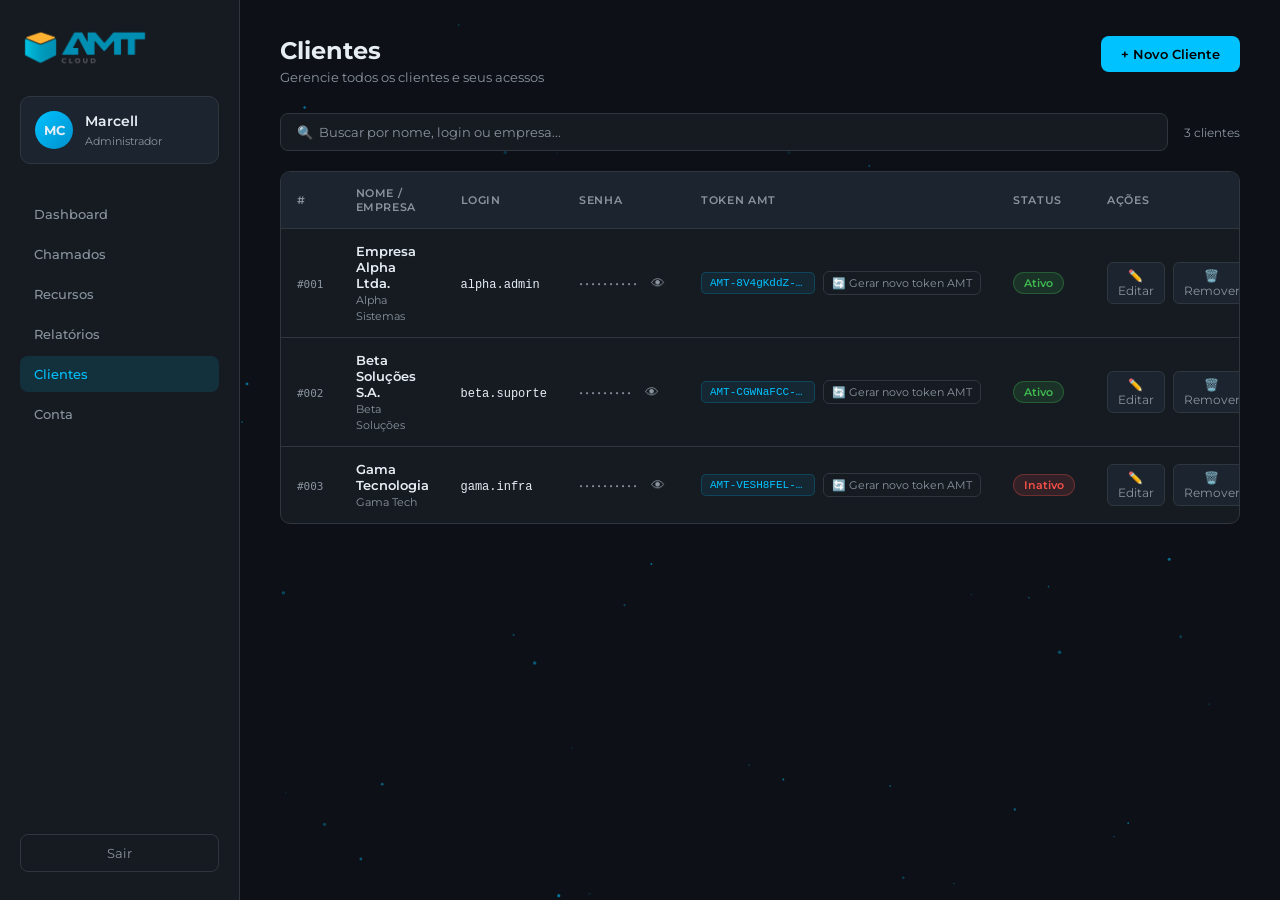
<file: clientes.html>
<!DOCTYPE html>
<html lang="pt-BR">
<head>
  <meta charset="UTF-8">
  <meta name="viewport" content="width=device-width, initial-scale=1.0">
  <title>Clientes - AMT Cloud</title>
  <link rel="preconnect" href="https://fonts.googleapis.com">
  <link rel="preconnect" href="https://fonts.gstatic.com" crossorigin>
  <link href="https://fonts.googleapis.com/css2?family=Montserrat:wght@300;400;500;600;700&display=swap" rel="stylesheet">
  <link rel="stylesheet" href="clientes.css">
</head>

<!-- MODAL ADICIONAR/EDITAR CLIENTE -->
<div class="modal" id="clienteModal">
  <div class="modal-content">
    <div class="modal-header">
      <div>
        <h2 id="modalTitle">Novo Cliente</h2>
        <p id="modalSubtitle">Cadastre um novo cliente no sistema</p>
      </div>
      <button class="close-modal" id="closeModal">✕</button>
    </div>
    <form id="clienteForm">
      <input type="hidden" id="clienteId">
      <div class="grid">
        <div class="form-group">
          <label>Nome</label>
          <input type="text" id="inputNome" placeholder="Ex: Empresa XYZ">
        </div>
        <div class="form-group">
          <label>E-mail</label>
          <input type="email" id="inputEmail" placeholder="contato@empresa.com">
        </div>
      </div>
      <div class="grid">
        <div class="form-group">
          <label>Login</label>
          <input type="text" id="inputLogin" placeholder="usuario.acesso">
        </div>
        <div class="form-group">
          <label>Senha</label>
          <div class="input-icon">
            <input type="password" id="inputSenha" placeholder="••••••••">
            <button type="button" class="toggle-pass" data-target="inputSenha">👁</button>
          </div>
        </div>
      </div>
      <div class="form-group">
        <label>Empresa / Razão Social</label>
        <input type="text" id="inputEmpresa" placeholder="Razão Social Ltda.">
      </div>
      <div class="form-group">
        <label>Token AMT</label>
        <div class="token-field">
          <input type="text" id="inputToken" readonly placeholder="Será gerado automaticamente">
          <button type="button" class="btn-token" id="gerarTokenModal">🔄 Gerar Token</button>
        </div>
        <span class="hint">O token é fixo por cliente e pode ser regenerado manualmente.</span>
      </div>
      <div class="buttons">
        <button type="button" class="btn-secondary" id="cancelModal">Cancelar</button>
        <button type="submit" class="btn-primary" id="salvarBtn">Salvar Cliente</button>
      </div>
    </form>
  </div>
</div>

<!-- MODAL CONFIRMAÇÃO DELETE -->
<div class="modal" id="deleteModal">
  <div class="modal-content modal-sm">
    <div class="modal-header">
      <div>
        <h2>Remover Cliente</h2>
        <p>Esta ação não pode ser desfeita.</p>
      </div>
      <button class="close-modal" id="closeDeleteModal">✕</button>
    </div>
    <p class="delete-msg">Tem certeza que deseja remover o cliente <strong id="deleteNome"></strong>?</p>
    <div class="buttons">
      <button type="button" class="btn-secondary" id="cancelDelete">Cancelar</button>
      <button type="button" class="btn-danger" id="confirmDelete">Remover</button>
    </div>
  </div>
</div>

<!-- MODAL TOKEN REGENERADO -->
<div class="modal" id="tokenModal">
  <div class="modal-content modal-sm">
    <div class="modal-header">
      <div>
        <h2>Novo Token AMT</h2>
        <p>Token regenerado com sucesso</p>
      </div>
      <button class="close-modal" id="closeTokenModal">✕</button>
    </div>
    <div class="token-display">
      <span id="tokenGerado"></span>
      <button type="button" class="btn-copy" id="copyToken" title="Copiar token">📋</button>
    </div>
    <p class="hint" style="margin-top:10px;">Salve este token em local seguro. Ele será usado para autenticação via API AMT.</p>
    <div class="buttons" style="margin-top:20px;">
      <button type="button" class="btn-primary" id="fecharTokenModal">Fechar</button>
    </div>
  </div>
</div>

<body>
  <canvas id="bg"></canvas>
  <div class="layout">

    <!-- SIDEBAR -->
    <aside class="sidebar">
      <div>
        <img src="img/amt-cloud.png" class="logo" alt="AMT Cloud">
        <div class="user-box">
          <div class="avatar">MC</div>
          <div>
            <h3>Marcell</h3>
            <span>Administrador</span>
          </div>
        </div>
        <nav class="menu">
          <a href="dashboard.html">Dashboard</a>
          <a href="chamados.html">Chamados</a>
          <a href="#">Recursos</a>
          <a href="#">Relatórios</a>
          <a href="clientes.html" class="active">Clientes</a>
          <a href="#">Conta</a>
        </nav>
      </div>
      <div class="logout">
        <button>Sair</button>
      </div>
    </aside>

    <!-- CONTEÚDO -->
    <main class="content">
      <div class="topbar">
        <div>
          <h1>Clientes</h1>
          <p>Gerencie todos os clientes e seus acessos</p>
        </div>
        <button class="new-btn" id="openModal">+ Novo Cliente</button>
      </div>

      <!-- BARRA DE BUSCA -->
      <div class="search-bar">
        <input type="text" id="searchInput" placeholder="🔍  Buscar por nome, login ou empresa...">
        <span id="totalClientes" class="counter">0 clientes</span>
      </div>

      <!-- TABELA -->
      <section class="table-wrap">
        <table class="clientes-table">
          <thead>
            <tr>
              <th>#</th>
              <th>Nome / Empresa</th>
              <th>Login</th>
              <th>Senha</th>
              <th>Token AMT</th>
              <th>Status</th>
              <th>Ações</th>
            </tr>
          </thead>
          <tbody id="clientesBody">
            <!-- preenchido via JS -->
          </tbody>
        </table>
        <div class="empty-state" id="emptyState" style="display:none;">
          <span>👥</span>
          <p>Nenhum cliente encontrado.</p>
        </div>
      </section>
    </main>
  </div>

  <script src="clientes.js"></script>
</body>
</html>
</file>
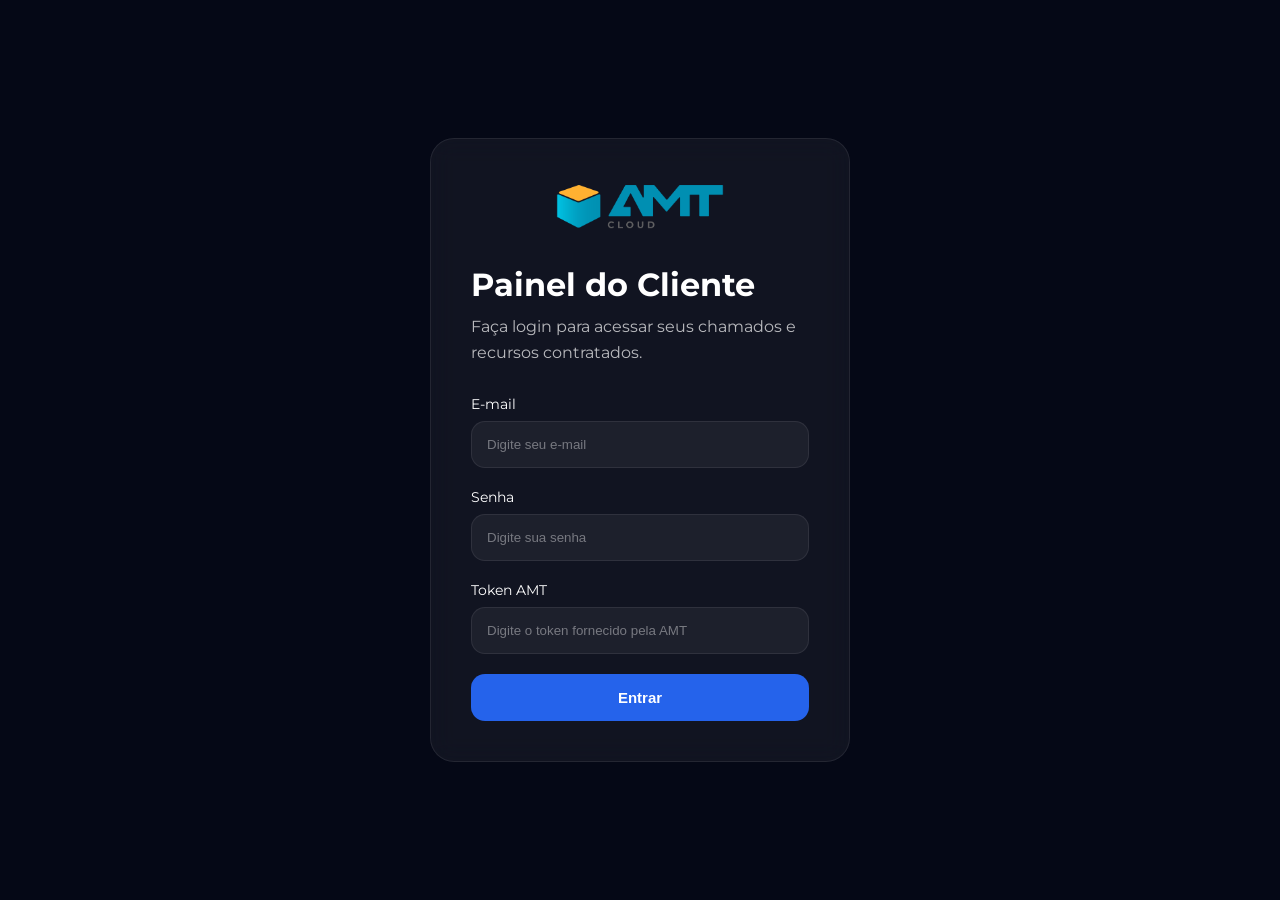
<file: login.html>
<!DOCTYPE html>
<html lang="pt-BR">
<head>
  <meta charset="UTF-8">
  <meta name="viewport" content="width=device-width, initial-scale=1.0">

  <title>Login - AMT Cloud</title>

  <link rel="preconnect" href="https://fonts.googleapis.com">
  <link rel="preconnect" href="https://fonts.gstatic.com" crossorigin>

  <link href="https://fonts.googleapis.com/css2?family=Montserrat:wght@300;400;500;600;700&display=swap" rel="stylesheet">

  <link rel="stylesheet" href="login.css">
</head>
<body>

  <canvas id="bg"></canvas>

  <div class="login-container">

    <div class="login-box">

      <img src="img/amt-cloud.png" class="logo">

      <h1>Painel do Cliente</h1>

      <p>
        Faça login para acessar seus chamados e recursos contratados.
      </p>

      <form>

        <div class="input-group">
          <label>E-mail</label>
          <input type="email" placeholder="Digite seu e-mail">
        </div>

        <div class="input-group">
          <label>Senha</label>
          <input type="password" placeholder="Digite sua senha">
        </div>

        <div class="input-group">
        <label>Token AMT</label>
        <input type="text" placeholder="Digite o token fornecido pela AMT">
    </div>

        <button type="submit">
          Entrar
        </button>

      </form>

    </div>

  </div>

  <script src="login.js"></script>
</body>
</html>
</file>
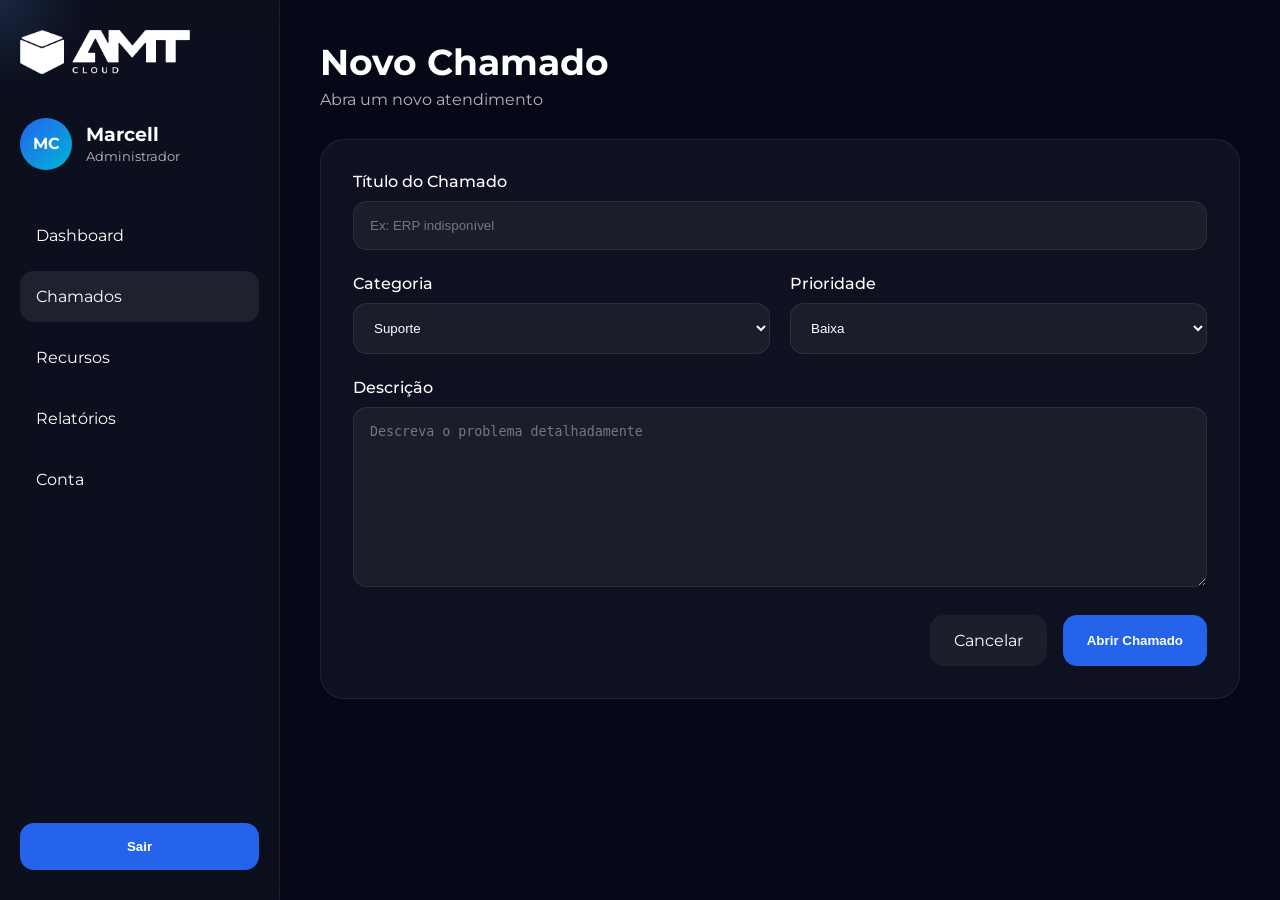
<file: novo-chamado.html>
<!DOCTYPE html>
<html lang="pt-BR">
<head>
  <meta charset="UTF-8">
  <meta name="viewport" content="width=device-width, initial-scale=1.0">

  <title>Novo Chamado - AMT Cloud</title>

  <link rel="preconnect" href="https://fonts.googleapis.com">
  <link rel="preconnect" href="https://fonts.gstatic.com" crossorigin>

  <link href="https://fonts.googleapis.com/css2?family=Montserrat:wght@300;400;500;600;700&display=swap" rel="stylesheet">

  <link rel="stylesheet" href="novo-chamado.css">
</head>
<body>

  <canvas id="bg"></canvas>

  <div class="layout">

    <!-- MENU -->
    <aside class="sidebar">

      <div>

        <img src="img/logotipo-amt-cloud-branco.png" class="logo">

        <div class="user-box">

          <div class="avatar">
            MC
          </div>

          <div>
            <h3>Marcell</h3>
            <span>Administrador</span>
          </div>

        </div>

        <nav class="menu">

          <a href="dashboard.html">
            Dashboard
          </a>

          <a href="chamados.html" class="active">
            Chamados
          </a>

          <a href="#">
            Recursos
          </a>

          <a href="#">
            Relatórios
          </a>

          <a href="#">
            Conta
          </a>

        </nav>

      </div>

      <button class="logout">
        Sair
      </button>

    </aside>

    <!-- CONTENT -->
    <main class="content">

      <div class="topbar">

        <div>
          <h1>Novo Chamado</h1>

          <p>
            Abra um novo atendimento
          </p>
        </div>

      </div>

      <!-- FORM -->

      <section class="form-card">

        <form>

          <div class="form-group">

            <label>
              Título do Chamado
            </label>

            <input
              type="text"
              placeholder="Ex: ERP indisponível"
            >

          </div>

          <div class="grid">

            <div class="form-group">

              <label>
                Categoria
              </label>

              <select>
                <option>Suporte</option>
                <option>Banco de Dados</option>
                <option>Infraestrutura</option>
                <option>Backup</option>
              </select>

            </div>

            <div class="form-group">

              <label>
                Prioridade
              </label>

              <select>
                <option>Baixa</option>
                <option>Média</option>
                <option>Alta</option>
                <option>Crítica</option>
              </select>

            </div>

          </div>

          <div class="form-group">

            <label>
              Descrição
            </label>

            <textarea placeholder="Descreva o problema detalhadamente"></textarea>

          </div>

          <div class="buttons">

            <a href="chamados.html" class="btn-secondary">
              Cancelar
            </a>

            <button type="submit" class="btn-primary">
              Abrir Chamado
            </button>

          </div>

        </form>

      </section>

    </main>

  </div>

</body>
</html>
</file>
<file: clientes.css>
/* =============================================
   CLIENTES.CSS — AMT Cloud | Painel de Serviços
   Segue o padrão visual de dashboard.css / chamados.css
   ============================================= */

*, *::before, *::after { box-sizing: border-box; margin: 0; padding: 0; }

:root {
  --bg:        #0d1117;
  --surface:   #161b22;
  --surface2:  #1c2430;
  --border:    #30363d;
  --text:      #e6edf3;
  --muted:     #8b949e;
  --accent:    #00c2ff;
  --accent2:   #0090cc;
  --success:   #3fb950;
  --warning:   #d29922;
  --danger:    #f85149;
  --radius:    10px;
  --sidebar-w: 240px;
}

body {
  font-family: 'Montserrat', sans-serif;
  background: var(--bg);
  color: var(--text);
  min-height: 100vh;
  overflow-x: hidden;
}

/* ---- CANVAS BACKGROUND ---- */
#bg {
  position: fixed;
  inset: 0;
  z-index: 0;
  pointer-events: none;
}

/* ---- LAYOUT ---- */
.layout {
  display: flex;
  min-height: 100vh;
  position: relative;
  z-index: 1;
}

/* ---- SIDEBAR ---- */
.sidebar {
  width: var(--sidebar-w);
  background: var(--surface);
  border-right: 1px solid var(--border);
  display: flex;
  flex-direction: column;
  justify-content: space-between;
  padding: 28px 20px;
  position: sticky;
  top: 0;
  height: 100vh;
}

.logo {
  width: 130px;
  margin-bottom: 28px;
  display: block;
}

.user-box {
  display: flex;
  align-items: center;
  gap: 12px;
  margin-bottom: 32px;
  padding: 14px;
  background: var(--surface2);
  border-radius: var(--radius);
  border: 1px solid var(--border);
}

.avatar {
  width: 38px;
  height: 38px;
  border-radius: 50%;
  background: linear-gradient(135deg, var(--accent), var(--accent2));
  display: flex;
  align-items: center;
  justify-content: center;
  font-weight: 700;
  font-size: 13px;
  flex-shrink: 0;
}

.user-box h3 { font-size: 14px; font-weight: 600; }
.user-box span { font-size: 11px; color: var(--muted); }

.menu { display: flex; flex-direction: column; gap: 4px; }

.menu a {
  display: block;
  padding: 10px 14px;
  border-radius: 8px;
  color: var(--muted);
  text-decoration: none;
  font-size: 13px;
  font-weight: 500;
  transition: background .2s, color .2s;
}

.menu a:hover { background: var(--surface2); color: var(--text); }
.menu a.active { background: rgba(0,194,255,.12); color: var(--accent); }

.logout button {
  width: 100%;
  padding: 10px;
  border-radius: 8px;
  border: 1px solid var(--border);
  background: transparent;
  color: var(--muted);
  font-family: 'Montserrat', sans-serif;
  font-size: 13px;
  cursor: pointer;
  transition: background .2s, color .2s;
}
.logout button:hover { background: var(--surface2); color: var(--text); }

/* ---- CONTENT ---- */
.content {
  flex: 1;
  padding: 36px 40px;
  overflow-y: auto;
}

/* ---- TOPBAR ---- */
.topbar {
  display: flex;
  align-items: flex-start;
  justify-content: space-between;
  margin-bottom: 28px;
}

.topbar h1 { font-size: 24px; font-weight: 700; }
.topbar p  { font-size: 13px; color: var(--muted); margin-top: 4px; }

.new-btn {
  background: var(--accent);
  color: #000;
  border: none;
  padding: 10px 20px;
  border-radius: 8px;
  font-family: 'Montserrat', sans-serif;
  font-size: 13px;
  font-weight: 600;
  cursor: pointer;
  transition: background .2s, transform .1s;
  white-space: nowrap;
}
.new-btn:hover { background: #33cfff; transform: translateY(-1px); }

/* ---- SEARCH BAR ---- */
.search-bar {
  display: flex;
  align-items: center;
  gap: 16px;
  margin-bottom: 20px;
}

.search-bar input {
  flex: 1;
  background: var(--surface);
  border: 1px solid var(--border);
  border-radius: 8px;
  padding: 10px 16px;
  color: var(--text);
  font-family: 'Montserrat', sans-serif;
  font-size: 13px;
  transition: border-color .2s;
}
.search-bar input:focus { outline: none; border-color: var(--accent); }
.search-bar input::placeholder { color: var(--muted); }

.counter {
  font-size: 12px;
  color: var(--muted);
  white-space: nowrap;
}

/* ---- TABLE ---- */
.table-wrap {
  background: var(--surface);
  border: 1px solid var(--border);
  border-radius: var(--radius);
  overflow: hidden;
}

.clientes-table {
  width: 100%;
  border-collapse: collapse;
  font-size: 13px;
}

.clientes-table thead tr {
  background: var(--surface2);
  border-bottom: 1px solid var(--border);
}

.clientes-table th {
  padding: 14px 16px;
  text-align: left;
  font-size: 11px;
  font-weight: 600;
  color: var(--muted);
  text-transform: uppercase;
  letter-spacing: .06em;
}

.clientes-table td {
  padding: 14px 16px;
  border-bottom: 1px solid var(--border);
  vertical-align: middle;
}

.clientes-table tbody tr:last-child td { border-bottom: none; }

.clientes-table tbody tr {
  transition: background .15s;
}
.clientes-table tbody tr:hover { background: rgba(255,255,255,.03); }

/* ID badge */
.id-badge {
  font-size: 11px;
  color: var(--muted);
  font-family: monospace;
}

/* Client name cell */
.client-info strong { display: block; font-size: 13px; font-weight: 600; }
.client-info small  { font-size: 11px; color: var(--muted); }

/* Login / Senha cells */
.mono {
  font-family: 'Courier New', monospace;
  font-size: 12px;
  color: var(--text);
}

/* Password mask */
.pass-wrap {
  display: flex;
  align-items: center;
  gap: 8px;
}
.pass-mask { letter-spacing: 2px; color: var(--muted); font-size: 14px; }
.btn-eye {
  background: none;
  border: none;
  cursor: pointer;
  font-size: 14px;
  padding: 2px 4px;
  border-radius: 4px;
  transition: background .15s;
  color: var(--muted);
}
.btn-eye:hover { background: var(--surface2); }

/* Token cell */
.token-wrap {
  display: flex;
  align-items: center;
  gap: 8px;
  max-width: 280px;
}
.token-value {
  font-family: 'Courier New', monospace;
  font-size: 11px;
  color: var(--accent);
  background: rgba(0,194,255,.08);
  border: 1px solid rgba(0,194,255,.2);
  border-radius: 5px;
  padding: 4px 8px;
  white-space: nowrap;
  overflow: hidden;
  text-overflow: ellipsis;
  max-width: 180px;
}
.btn-regen {
  background: none;
  border: 1px solid var(--border);
  color: var(--muted);
  border-radius: 6px;
  padding: 4px 8px;
  font-size: 11px;
  font-family: 'Montserrat', sans-serif;
  cursor: pointer;
  white-space: nowrap;
  transition: border-color .2s, color .2s, background .2s;
}
.btn-regen:hover {
  border-color: var(--accent);
  color: var(--accent);
  background: rgba(0,194,255,.08);
}

/* Status badge */
.badge {
  display: inline-block;
  padding: 3px 10px;
  border-radius: 20px;
  font-size: 11px;
  font-weight: 600;
}
.badge.ativo   { background: rgba(63,185,80,.15);  color: var(--success); border: 1px solid rgba(63,185,80,.3); }
.badge.inativo { background: rgba(248,81,73,.12);  color: var(--danger);  border: 1px solid rgba(248,81,73,.3); }

/* Action buttons */
.actions { display: flex; gap: 8px; }

.btn-action {
  background: var(--surface2);
  border: 1px solid var(--border);
  color: var(--muted);
  border-radius: 6px;
  padding: 5px 10px;
  font-size: 12px;
  font-family: 'Montserrat', sans-serif;
  cursor: pointer;
  transition: border-color .2s, color .2s;
}
.btn-action:hover       { border-color: var(--accent); color: var(--accent); }
.btn-action.del:hover   { border-color: var(--danger); color: var(--danger); }

/* ---- EMPTY STATE ---- */
.empty-state {
  text-align: center;
  padding: 60px 20px;
  color: var(--muted);
}
.empty-state span { font-size: 40px; display: block; margin-bottom: 12px; }
.empty-state p    { font-size: 14px; }

/* ============================================================
   MODAIS
   ============================================================ */
.modal {
  display: none;
  position: fixed;
  inset: 0;
  background: rgba(0,0,0,.7);
  backdrop-filter: blur(4px);
  z-index: 1000;
  align-items: center;
  justify-content: center;
  padding: 20px;
}
.modal.open { display: flex; }

.modal-content {
  background: var(--surface);
  border: 1px solid var(--border);
  border-radius: 12px;
  padding: 30px;
  width: 100%;
  max-width: 640px;
  position: relative;
  animation: slideUp .25s ease;
}

.modal-sm { max-width: 420px; }

@keyframes slideUp {
  from { opacity: 0; transform: translateY(20px); }
  to   { opacity: 1; transform: translateY(0); }
}

.modal-header {
  display: flex;
  justify-content: space-between;
  align-items: flex-start;
  margin-bottom: 24px;
}

.modal-header h2  { font-size: 18px; font-weight: 700; }
.modal-header p   { font-size: 12px; color: var(--muted); margin-top: 4px; }

.close-modal {
  background: none;
  border: none;
  color: var(--muted);
  font-size: 16px;
  cursor: pointer;
  padding: 4px 8px;
  border-radius: 6px;
  transition: background .15s;
}
.close-modal:hover { background: var(--surface2); color: var(--text); }

/* ---- Form ---- */
.form-group { margin-bottom: 16px; }
.form-group label {
  display: block;
  font-size: 12px;
  font-weight: 600;
  color: var(--muted);
  margin-bottom: 6px;
  text-transform: uppercase;
  letter-spacing: .05em;
}
.form-group input,
.form-group select,
.form-group textarea {
  width: 100%;
  background: var(--surface2);
  border: 1px solid var(--border);
  border-radius: 8px;
  padding: 10px 14px;
  color: var(--text);
  font-family: 'Montserrat', sans-serif;
  font-size: 13px;
  transition: border-color .2s;
}
.form-group input:focus,
.form-group select:focus { outline: none; border-color: var(--accent); }

.grid {
  display: grid;
  grid-template-columns: 1fr 1fr;
  gap: 16px;
}

/* Password input with eye toggle */
.input-icon { position: relative; }
.input-icon input { padding-right: 42px; }
.toggle-pass {
  position: absolute;
  right: 10px;
  top: 50%;
  transform: translateY(-50%);
  background: none;
  border: none;
  cursor: pointer;
  font-size: 14px;
  color: var(--muted);
}

/* Token field in modal */
.token-field {
  display: flex;
  gap: 10px;
}
.token-field input { flex: 1; font-family: 'Courier New', monospace; font-size: 12px; }

.btn-token {
  background: rgba(0,194,255,.12);
  border: 1px solid rgba(0,194,255,.3);
  color: var(--accent);
  border-radius: 8px;
  padding: 0 14px;
  font-family: 'Montserrat', sans-serif;
  font-size: 12px;
  font-weight: 600;
  cursor: pointer;
  white-space: nowrap;
  transition: background .2s;
}
.btn-token:hover { background: rgba(0,194,255,.22); }

.hint {
  font-size: 11px;
  color: var(--muted);
  margin-top: 6px;
  display: block;
}

/* Buttons row */
.buttons {
  display: flex;
  gap: 12px;
  justify-content: flex-end;
  margin-top: 24px;
}

.btn-primary {
  background: var(--accent);
  color: #000;
  border: none;
  padding: 10px 22px;
  border-radius: 8px;
  font-family: 'Montserrat', sans-serif;
  font-size: 13px;
  font-weight: 600;
  cursor: pointer;
  transition: background .2s;
}
.btn-primary:hover { background: #33cfff; }

.btn-secondary {
  background: transparent;
  color: var(--muted);
  border: 1px solid var(--border);
  padding: 10px 22px;
  border-radius: 8px;
  font-family: 'Montserrat', sans-serif;
  font-size: 13px;
  cursor: pointer;
  transition: background .2s, color .2s;
}
.btn-secondary:hover { background: var(--surface2); color: var(--text); }

.btn-danger {
  background: rgba(248,81,73,.15);
  color: var(--danger);
  border: 1px solid rgba(248,81,73,.3);
  padding: 10px 22px;
  border-radius: 8px;
  font-family: 'Montserrat', sans-serif;
  font-size: 13px;
  font-weight: 600;
  cursor: pointer;
  transition: background .2s;
}
.btn-danger:hover { background: rgba(248,81,73,.28); }

/* Token display modal */
.token-display {
  display: flex;
  align-items: center;
  gap: 10px;
  background: var(--surface2);
  border: 1px solid rgba(0,194,255,.25);
  border-radius: 8px;
  padding: 14px 16px;
}
#tokenGerado {
  flex: 1;
  font-family: 'Courier New', monospace;
  font-size: 13px;
  color: var(--accent);
  word-break: break-all;
}
.btn-copy {
  background: none;
  border: none;
  font-size: 18px;
  cursor: pointer;
  flex-shrink: 0;
}

.delete-msg {
  font-size: 14px;
  color: var(--muted);
  margin-bottom: 6px;
  line-height: 1.6;
}
.delete-msg strong { color: var(--text); }

/* ---- TOAST ---- */
.toast {
  position: fixed;
  bottom: 28px;
  right: 28px;
  background: var(--surface);
  border: 1px solid var(--border);
  border-radius: 10px;
  padding: 14px 20px;
  font-size: 13px;
  font-family: 'Montserrat', sans-serif;
  color: var(--text);
  z-index: 9999;
  box-shadow: 0 8px 32px rgba(0,0,0,.4);
  animation: toastIn .3s ease;
  display: flex;
  align-items: center;
  gap: 10px;
}
.toast.success { border-color: rgba(63,185,80,.4); }
.toast.error   { border-color: rgba(248,81,73,.4); }
@keyframes toastIn {
  from { opacity: 0; transform: translateY(12px); }
  to   { opacity: 1; transform: translateY(0); }
}

/* ---- RESPONSIVE ---- */
@media (max-width: 900px) {
  .sidebar { display: none; }
  .content { padding: 20px; }
  .grid    { grid-template-columns: 1fr; }
  .token-wrap { flex-wrap: wrap; }
}
</file>
<file: login.css>
* {
  margin: 0;
  padding: 0;
  box-sizing: border-box;
}

body {
  font-family: 'Montserrat', sans-serif;
  background: #050816;
  color: white;
  overflow: hidden;
}

#bg {
  position: fixed;
  inset: 0;
  z-index: -1;

  background:
    #050816;
}

.login-container {
  width: 100%;
  min-height: 100vh;

  display: flex;
  align-items: center;
  justify-content: center;

  padding: 20px;
}

.login-box {
  width: 100%;
  max-width: 420px;

  background: rgba(255,255,255,0.05);

  border: 1px solid rgba(255,255,255,0.08);

  backdrop-filter: blur(12px);

  border-radius: 24px;

  padding: 40px;
}

.logo {
  width: 180px;
  display: block;
  margin: 0 auto 30px;
}

.login-box h1 {
  font-size: 32px;
  margin-bottom: 10px;
}

.login-box p {
  opacity: 0.7;
  line-height: 1.6;
  margin-bottom: 30px;
}

.input-group {
  margin-bottom: 20px;
}

.input-group label {
  display: block;
  margin-bottom: 8px;
  font-size: 14px;
}

.input-group input {
  width: 100%;

  background: rgba(255,255,255,0.05);

  border: 1px solid rgba(255,255,255,0.08);

  border-radius: 14px;

  padding: 15px;

  color: white;

  outline: none;
}

.input-group input::placeholder {
  color: rgba(255,255,255,0.4);
}

button {
  width: 100%;

  border: none;

  background: #2563eb;

  color: white;

  padding: 15px;

  border-radius: 14px;

  font-weight: 600;
  font-size: 15px;

  cursor: pointer;

  transition: 0.2s;
}

button:hover {
  background: #1d4ed8;
}
</file>
<file: novo-chamado.css>
* {
  margin: 0;
  padding: 0;
  box-sizing: border-box;
}

body {
  font-family: 'Montserrat', sans-serif;
  background: #050816;
  color: white;
  overflow-x: hidden;
}

#bg {
  position: fixed;
  inset: 0;
  z-index: -1;

  background:
    radial-gradient(circle at top left, #14213d 0%, transparent 25%),
    #050816;
}

.layout {
  display: flex;
  min-height: 100vh;
}

/* SIDEBAR */

.sidebar {
  width: 280px;

  background: rgba(255,255,255,0.03);

  border-right: 1px solid rgba(255,255,255,0.08);

  backdrop-filter: blur(12px);

  padding: 30px 20px;

  display: flex;
  flex-direction: column;
  justify-content: space-between;
}

.logo {
  width: 170px;
  margin-bottom: 40px;
}

.user-box {
  display: flex;
  align-items: center;
  gap: 14px;

  margin-bottom: 40px;
}

.avatar {
  width: 52px;
  height: 52px;

  border-radius: 50%;

  background: linear-gradient(135deg, #2563eb, #00b4d8);

  display: flex;
  align-items: center;
  justify-content: center;

  font-weight: bold;
}

.user-box span {
  opacity: 0.7;
  font-size: 13px;
}

.menu {
  display: flex;
  flex-direction: column;
  gap: 10px;
}

.menu a {
  text-decoration: none;
  color: white;

  padding: 16px;

  border-radius: 14px;

  transition: 0.2s;
}

.menu a:hover,
.menu a.active {
  background: rgba(255,255,255,0.08);
}

.logout {
  border: none;

  background: #2563eb;
  color: white;

  padding: 16px;

  border-radius: 14px;

  font-weight: 600;

  cursor: pointer;
}

/* CONTENT */

.content {
  flex: 1;
  padding: 40px;
}

.topbar {
  margin-bottom: 30px;
}

.topbar h1 {
  font-size: 36px;
  margin-bottom: 6px;
}

.topbar p {
  opacity: 0.7;
}

/* FORM */

.form-card {
  background: rgba(255,255,255,0.04);

  border: 1px solid rgba(255,255,255,0.08);

  border-radius: 24px;

  padding: 32px;
}

.form-group {
  margin-bottom: 24px;
}

.form-group label {
  display: block;

  margin-bottom: 10px;

  font-weight: 500;
}

.form-group input,
.form-group select,
.form-group textarea {
  width: 100%;

  background: rgba(255,255,255,0.05);

  border: 1px solid rgba(255,255,255,0.08);

  border-radius: 14px;

  padding: 16px;

  color: white;

  outline: none;
}

.form-group textarea {
  min-height: 180px;
  resize: vertical;
}

.form-group input::placeholder,
.form-group textarea::placeholder {
  color: rgba(255,255,255,0.4);
}

.grid {
  display: grid;
  grid-template-columns: 1fr 1fr;
  gap: 20px;
}

.buttons {
  display: flex;
  justify-content: flex-end;
  gap: 16px;

  margin-top: 20px;
}

.btn-primary {
  border: none;

  background: #2563eb;
  color: white;

  padding: 16px 24px;

  border-radius: 14px;

  font-weight: 600;

  cursor: pointer;
}

.btn-secondary {
  text-decoration: none;

  background: rgba(255,255,255,0.06);

  color: white;

  padding: 16px 24px;

  border-radius: 14px;
}

/* RESPONSIVO */

@media (max-width: 900px) {

  .layout {
    flex-direction: column;
  }

  .sidebar {
    width: 100%;
  }

  .grid {
    grid-template-columns: 1fr;
  }

}
</file>
